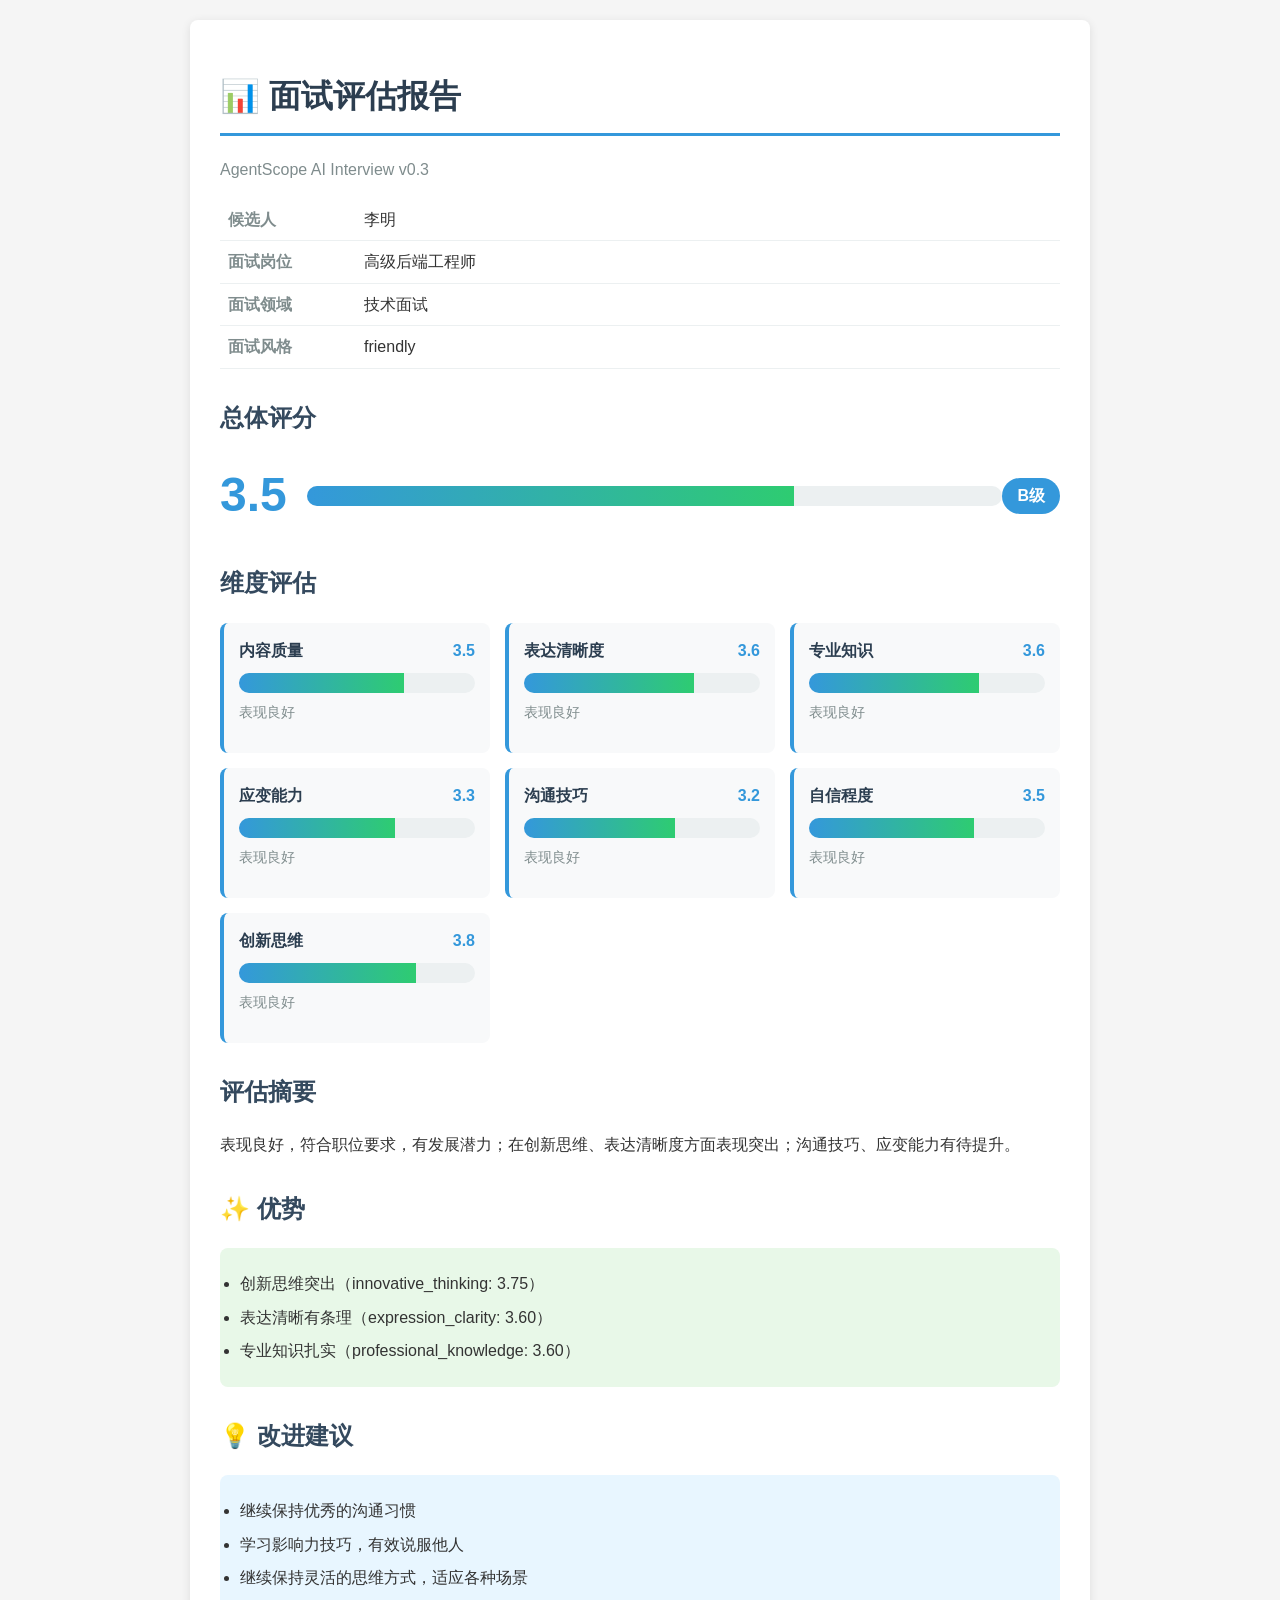
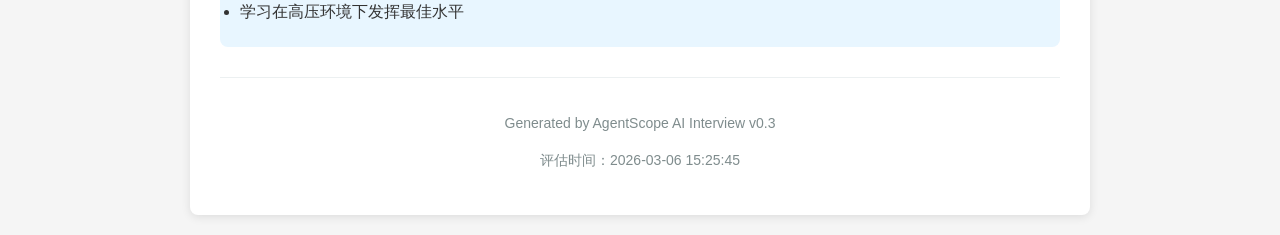
<file: examples/output/evaluation_report.html>
<!DOCTYPE html>
<html lang="zh-CN">
<head>
    <meta charset="UTF-8">
    <meta name="viewport" content="width=device-width, initial-scale=1.0">
    <title>面试评估报告</title>
    <style>
        body {
            font-family: -apple-system, BlinkMacSystemFont, 'Segoe UI', Roboto, 'Helvetica Neue', Arial, sans-serif;
            line-height: 1.6;
            color: #333;
            max-width: 900px;
            margin: 0 auto;
            padding: 20px;
            background: #f5f5f5;
        }
        .report-container {
            background: white;
            border-radius: 8px;
            padding: 30px;
            box-shadow: 0 2px 10px rgba(0,0,0,0.1);
        }
        h1 {
            color: #2c3e50;
            border-bottom: 3px solid #3498db;
            padding-bottom: 10px;
        }
        h2 {
            color: #34495e;
            margin-top: 30px;
        }
        .score-display {
            display: flex;
            align-items: center;
            margin: 20px 0;
        }
        .score-number {
            font-size: 48px;
            font-weight: bold;
            color: #3498db;
            margin-right: 20px;
        }
        .score-bar {
            flex: 1;
            height: 20px;
            background: #ecf0f1;
            border-radius: 10px;
            overflow: hidden;
        }
        .score-fill {
            height: 100%;
            background: linear-gradient(90deg, #3498db, #2ecc71);
            transition: width 0.5s ease;
        }
        .level-badge {
            display: inline-block;
            padding: 5px 15px;
            border-radius: 20px;
            font-weight: bold;
            color: white;
        }
        .level-S { background: #9b59b6; }
        .level-A { background: #2ecc71; }
        .level-B { background: #3498db; }
        .level-C { background: #f39c12; }
        .level-D { background: #e74c3c; }
        .dimension-grid {
            display: grid;
            grid-template-columns: repeat(auto-fit, minmax(250px, 1fr));
            gap: 15px;
            margin: 20px 0;
        }
        .dimension-card {
            background: #f8f9fa;
            border-radius: 8px;
            padding: 15px;
            border-left: 4px solid #3498db;
        }
        .dimension-name {
            font-weight: bold;
            color: #2c3e50;
        }
        .dimension-score {
            float: right;
            color: #3498db;
            font-weight: bold;
        }
        .suggestion-list {
            background: #e8f6ff;
            border-radius: 8px;
            padding: 15px 20px;
            margin: 10px 0;
        }
        .suggestion-list li {
            margin: 8px 0;
        }
        .info-table {
            width: 100%;
            border-collapse: collapse;
            margin: 15px 0;
        }
        .info-table td {
            padding: 8px;
            border-bottom: 1px solid #ecf0f1;
        }
        .info-table td:first-child {
            font-weight: bold;
            width: 120px;
            color: #7f8c8d;
        }
        .footer {
            margin-top: 30px;
            padding-top: 20px;
            border-top: 1px solid #ecf0f1;
            text-align: center;
            color: #7f8c8d;
            font-size: 14px;
        }
    </style>
</head>
<body>
    <div class="report-container">

        <h1>📊 面试评估报告</h1>
        <p style="color: #7f8c8d;">AgentScope AI Interview v0.3</p>

        <table class="info-table">
            <tr><td>候选人</td><td>李明</td></tr><tr><td>面试岗位</td><td>高级后端工程师</td></tr><tr><td>面试领域</td><td>技术面试</td></tr><tr><td>面试风格</td><td>friendly</td></tr>
        </table>

        <h2>总体评分</h2>
        <div class="score-display">
            <span class="score-number">3.5</span>
            <div class="score-bar">
                <div class="score-fill" style="width: 70.0%;"></div>
            </div>
            <span class="level-badge level-B">B级</span>
        </div>

        <h2>维度评估</h2>
        <div class="dimension-grid">
            
            <div class="dimension-card">
                <span class="dimension-name">内容质量</span>
                <span class="dimension-score">3.5</span>
                <div class="score-bar" style="margin-top: 10px;">
                    <div class="score-fill" style="width: 70.0%;"></div>
                </div>
                <p style="margin-top: 8px; color: #7f8c8d; font-size: 14px;">
                    表现良好
                </p>
            </div>

            <div class="dimension-card">
                <span class="dimension-name">表达清晰度</span>
                <span class="dimension-score">3.6</span>
                <div class="score-bar" style="margin-top: 10px;">
                    <div class="score-fill" style="width: 72.0%;"></div>
                </div>
                <p style="margin-top: 8px; color: #7f8c8d; font-size: 14px;">
                    表现良好
                </p>
            </div>

            <div class="dimension-card">
                <span class="dimension-name">专业知识</span>
                <span class="dimension-score">3.6</span>
                <div class="score-bar" style="margin-top: 10px;">
                    <div class="score-fill" style="width: 72.0%;"></div>
                </div>
                <p style="margin-top: 8px; color: #7f8c8d; font-size: 14px;">
                    表现良好
                </p>
            </div>

            <div class="dimension-card">
                <span class="dimension-name">应变能力</span>
                <span class="dimension-score">3.3</span>
                <div class="score-bar" style="margin-top: 10px;">
                    <div class="score-fill" style="width: 65.99999999999999%;"></div>
                </div>
                <p style="margin-top: 8px; color: #7f8c8d; font-size: 14px;">
                    表现良好
                </p>
            </div>

            <div class="dimension-card">
                <span class="dimension-name">沟通技巧</span>
                <span class="dimension-score">3.2</span>
                <div class="score-bar" style="margin-top: 10px;">
                    <div class="score-fill" style="width: 64.0%;"></div>
                </div>
                <p style="margin-top: 8px; color: #7f8c8d; font-size: 14px;">
                    表现良好
                </p>
            </div>

            <div class="dimension-card">
                <span class="dimension-name">自信程度</span>
                <span class="dimension-score">3.5</span>
                <div class="score-bar" style="margin-top: 10px;">
                    <div class="score-fill" style="width: 70.0%;"></div>
                </div>
                <p style="margin-top: 8px; color: #7f8c8d; font-size: 14px;">
                    表现良好
                </p>
            </div>

            <div class="dimension-card">
                <span class="dimension-name">创新思维</span>
                <span class="dimension-score">3.8</span>
                <div class="score-bar" style="margin-top: 10px;">
                    <div class="score-fill" style="width: 75.0%;"></div>
                </div>
                <p style="margin-top: 8px; color: #7f8c8d; font-size: 14px;">
                    表现良好
                </p>
            </div>

        </div>

        <h2>评估摘要</h2>
        <p style="font-size: 16px; line-height: 1.8;">表现良好，符合职位要求，有发展潜力；在创新思维、表达清晰度方面表现突出；沟通技巧、应变能力有待提升。</p>

        <h2>✨ 优势</h2>
        <ul class="suggestion-list" style="background: #e8f8e8;">
            <li>创新思维突出（innovative_thinking: 3.75）</li><li>表达清晰有条理（expression_clarity: 3.60）</li><li>专业知识扎实（professional_knowledge: 3.60）</li>
        </ul>

        <h2>💡 改进建议</h2>
        <ul class="suggestion-list">
            <li>继续保持优秀的沟通习惯</li><li>学习影响力技巧，有效说服他人</li><li>继续保持灵活的思维方式，适应各种场景</li><li>学习在高压环境下发挥最佳水平</li>
        </ul>

        <div class="footer">
            <p>Generated by AgentScope AI Interview v0.3</p>
            <p>评估时间：2026-03-06 15:25:45</p>
        </div>
    </div>
</body>
</html>
</file>
